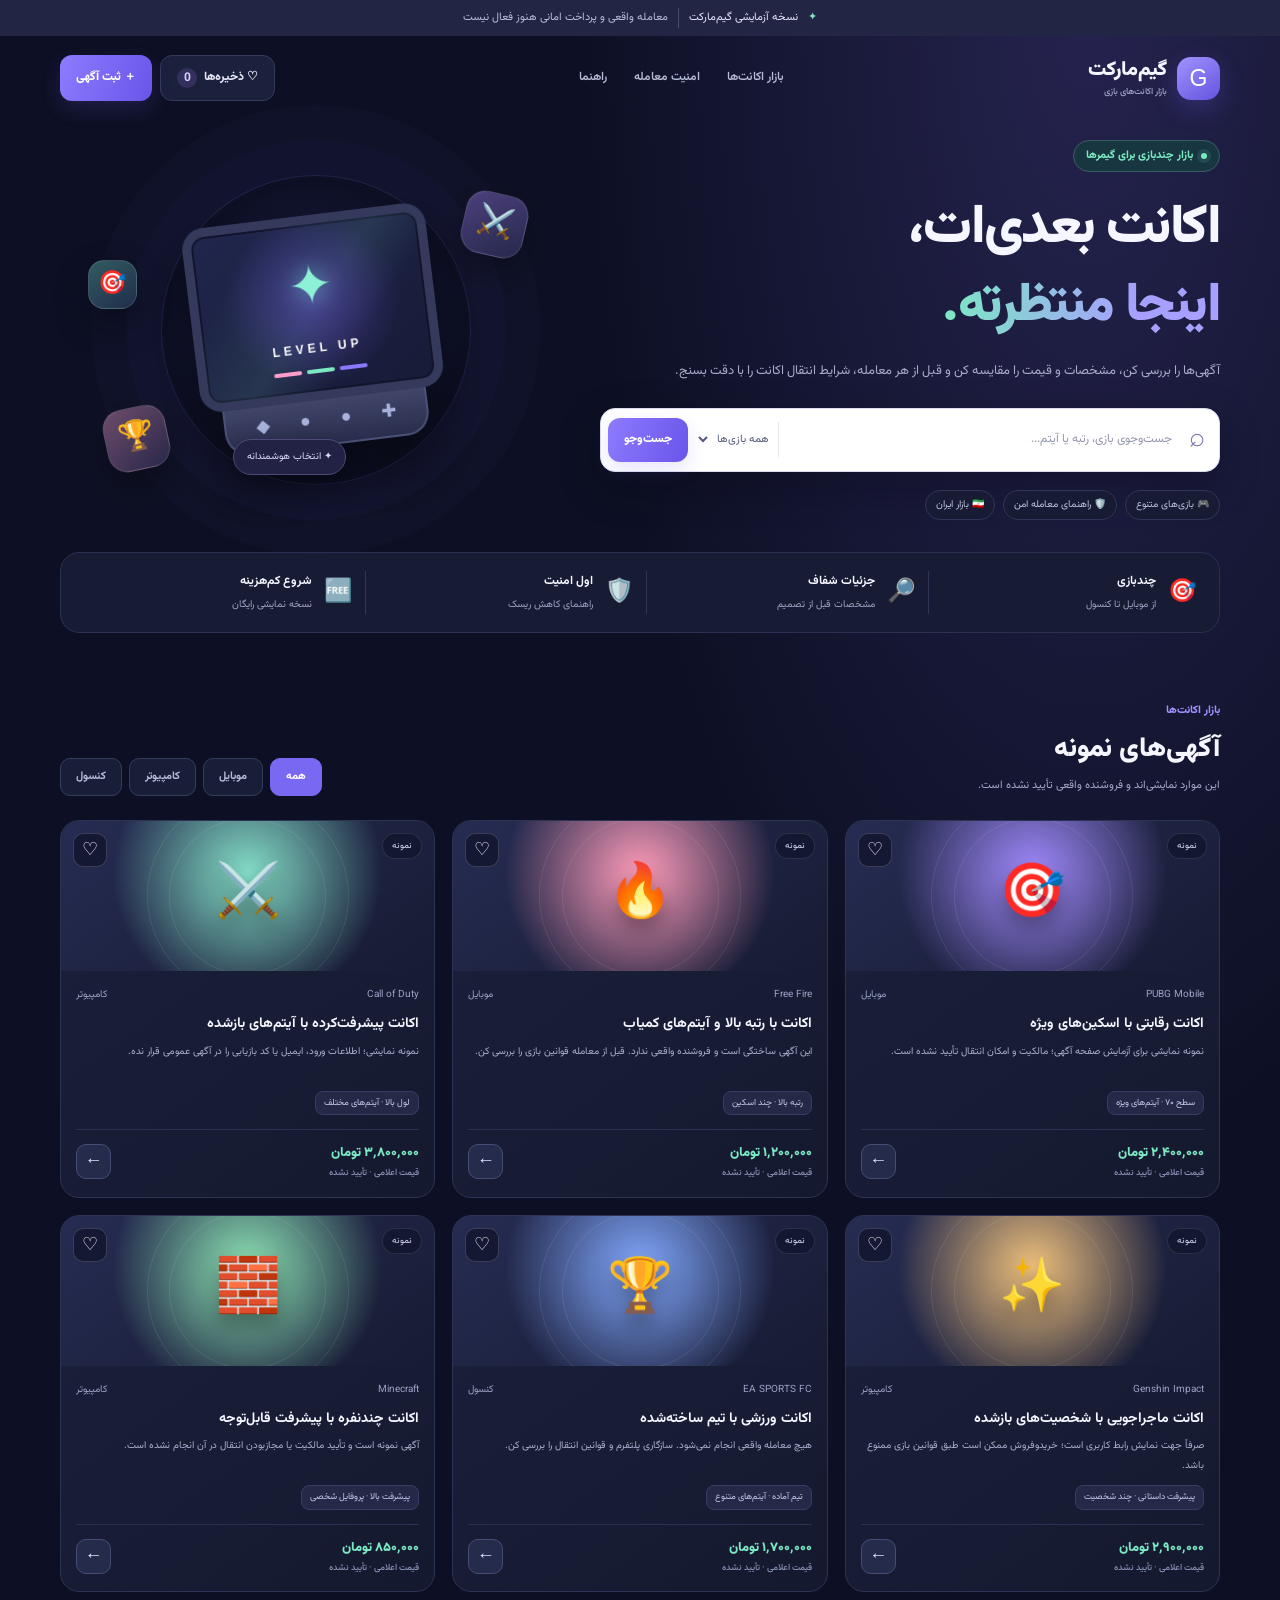
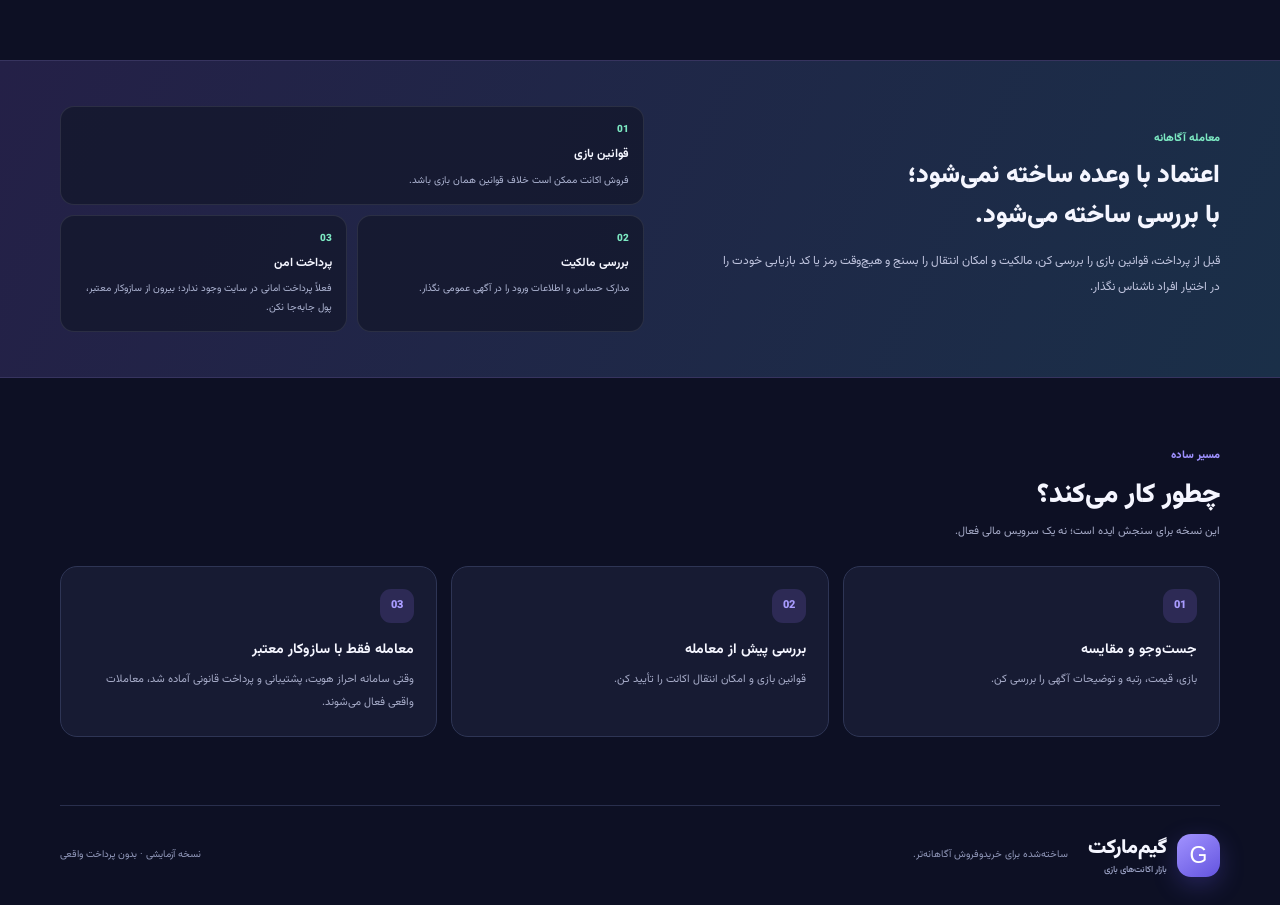
<file: index.html>
<!doctype html>
<html lang="fa" dir="rtl">
<head>
<meta charset="utf-8"><meta name="viewport" content="width=device-width,initial-scale=1"><meta name="theme-color" content="#11132b">
<meta name="description" content="گیم‌مارکت؛ بازار آزمایشی خریدوفروش اکانت بازی با تمرکز بر شفافیت و امنیت معامله.">
<title>گیم‌مارکت | بازار اکانت بازی</title>
<link rel="preconnect" href="https://fonts.googleapis.com"><link rel="preconnect" href="https://fonts.gstatic.com" crossorigin><link href="https://fonts.googleapis.com/css2?family=Vazirmatn:wght@400;500;600;700;800;900&display=swap" rel="stylesheet">
<link rel="stylesheet" href="styles.css">
</head>
<body>
<div class="topline"><span>✦</span> نسخه آزمایشی گیم‌مارکت <span class="top-note">معامله واقعی و پرداخت امانی هنوز فعال نیست</span></div>
<header class="header wrap"><a class="brand" href="#"><span class="brand-icon">G</span><span>گیم‌مارکت<small>بازار اکانت‌های بازی</small></span></a><nav><a href="#market">بازار اکانت‌ها</a><a href="#safety">امنیت معامله</a><a href="#steps">راهنما</a></nav><div class="header-buttons"><button id="savedToggle" class="btn btn-ghost">♡ ذخیره‌ها <b id="savedCount">0</b></button><button id="openListing" class="btn btn-primary">＋ ثبت آگهی</button></div></header>
<main>
<section class="hero wrap"><div class="hero-copy"><span class="eyebrow"><i></i> بازار چندبازی برای گیمرها</span><h1>اکانت بعدی‌ات،<br><span>اینجا منتظرته.</span></h1><p>آگهی‌ها را بررسی کن، مشخصات و قیمت را مقایسه کن و قبل از هر معامله، شرایط انتقال اکانت را با دقت بسنج.</p>
<form id="searchForm" class="search"><span>⌕</span><input id="searchInput" placeholder="جست‌وجوی بازی، رتبه یا آیتم..." aria-label="جست‌وجو"><select id="categoryFilter" aria-label="فیلتر بازی"><option value="all">همه بازی‌ها</option><option value="mobile">موبایل</option><option value="pc">کامپیوتر</option><option value="console">کنسول</option></select><button class="btn btn-primary">جست‌وجو</button></form>
<div class="hero-tags"><span>🎮 بازی‌های متنوع</span><span>🛡️ راهنمای معامله امن</span><span>🇮🇷 بازار ایران</span></div></div>
<div class="hero-visual"><div class="halo"></div><div class="game-orb orb-a">⚔️</div><div class="game-orb orb-b">🏆</div><div class="game-orb orb-c">🎯</div><div class="console"><div class="console-screen"><div class="screen-glow"></div><div class="crosshair">✦</div><span class="screen-label">LEVEL UP</span><div class="screen-bars"><i></i><i></i><i></i></div></div><div class="console-pad"><span>✚</span><span>●</span><span>●</span><span>◆</span></div></div><div class="float-pill">✦ انتخاب هوشمندانه</div></div></section>
<section class="stats wrap"><div><b>🎯</b><span><strong>چندبازی</strong><small>از موبایل تا کنسول</small></span></div><div><b>🔎</b><span><strong>جزئیات شفاف</strong><small>مشخصات قبل از تصمیم</small></span></div><div><b>🛡️</b><span><strong>اول امنیت</strong><small>راهنمای کاهش ریسک</small></span></div><div><b>🆓</b><span><strong>شروع کم‌هزینه</strong><small>نسخه نمایشی رایگان</small></span></div></section>
<section class="section wrap" id="market"><div class="section-head"><div><span class="kicker">بازار اکانت‌ها</span><h2 id="listingTitle">آگهی‌های نمونه</h2><p>این موارد نمایشی‌اند و فروشنده واقعی تأیید نشده است.</p></div><div class="filters"><button class="filter active" data-filter="all">همه</button><button class="filter" data-filter="mobile">موبایل</button><button class="filter" data-filter="pc">کامپیوتر</button><button class="filter" data-filter="console">کنسول</button></div></div><div id="listingGrid" class="listing-grid" aria-live="polite"></div><div id="emptyState" class="empty" hidden><h3>آگهی‌ای پیدا نشد</h3><p>فیلتر یا عبارت جست‌وجو را تغییر بده.</p><button id="resetSearch" class="btn btn-outline">نمایش همه آگهی‌ها</button></div></section>
<section class="safety" id="safety"><div class="wrap safety-inner"><div><span class="kicker light">معامله آگاهانه</span><h2>اعتماد با وعده ساخته نمی‌شود؛<br>با بررسی ساخته می‌شود.</h2><p>قبل از پرداخت، قوانین بازی را بررسی کن، مالکیت و امکان انتقال را بسنج و هیچ‌وقت رمز یا کد بازیابی خودت را در اختیار افراد ناشناس نگذار.</p></div><div class="safety-cards"><article><span>01</span><b>قوانین بازی</b><small>فروش اکانت ممکن است خلاف قوانین همان بازی باشد.</small></article><article><span>02</span><b>بررسی مالکیت</b><small>مدارک حساس و اطلاعات ورود را در آگهی عمومی نگذار.</small></article><article><span>03</span><b>پرداخت امن</b><small>فعلاً پرداخت امانی در سایت وجود ندارد؛ بیرون از سازوکار معتبر، پول جابه‌جا نکن.</small></article></div></div></section>
<section class="section wrap" id="steps"><div class="section-head"><div><span class="kicker">مسیر ساده</span><h2>چطور کار می‌کند؟</h2><p>این نسخه برای سنجش ایده است؛ نه یک سرویس مالی فعال.</p></div></div><div class="steps"><article><span>01</span><h3>جست‌وجو و مقایسه</h3><p>بازی، قیمت، رتبه و توضیحات آگهی را بررسی کن.</p></article><article><span>02</span><h3>بررسی پیش از معامله</h3><p>قوانین بازی و امکان انتقال اکانت را تأیید کن.</p></article><article><span>03</span><h3>معامله فقط با سازوکار معتبر</h3><p>وقتی سامانه احراز هویت، پشتیبانی و پرداخت قانونی آماده شد، معاملات واقعی فعال می‌شوند.</p></article></div></section>
</main><footer class="footer wrap"><a class="brand" href="#"><span class="brand-icon">G</span><span>گیم‌مارکت<small>بازار اکانت‌های بازی</small></span></a><p>ساخته‌شده برای خریدوفروش آگاهانه‌تر.</p><span>نسخه آزمایشی · بدون پرداخت واقعی</span></footer>
<dialog id="listingDialog" class="modal"><form id="listingForm" class="modal-form"><button type="button" class="close" data-close>×</button><span class="kicker">برای بازار آگهی بساز</span><h2>ثبت آگهی آزمایشی</h2><p class="note">آگهی فقط در همین مرورگر نمایش داده می‌شود؛ آنلاین منتشر نمی‌شود.</p><label>عنوان آگهی<input name="title" required maxlength="80" placeholder="مثلاً اکانت با رتبه بالا"></label><div class="form-row"><label>بازی<input name="game" required maxlength="45" placeholder="نام بازی"></label><label>پلتفرم<select name="category"><option value="mobile">موبایل</option><option value="pc">کامپیوتر</option><option value="console">کنسول</option></select></label></div><div class="form-row"><label>قیمت به تومان<input name="price" required maxlength="35" placeholder="مثلاً ۱٬۵۰۰٬۰۰۰"></label><label>رتبه یا سطح<input name="rank" maxlength="45" placeholder="مثلاً سطح ۸۰"></label></div><label>توضیحات<textarea name="description" rows="3" maxlength="240" placeholder="مشخصات و شرایط انتقال؛ اطلاعات ورود را ننویس"></textarea></label><button class="btn btn-primary submit" type="submit">ساخت پیش‌نمایش</button></form></dialog>
<dialog id="detailDialog" class="modal"><div class="modal-form"><button type="button" class="close" data-close>×</button><div id="detailContent"></div></div></dialog><div class="toast" id="toast" role="status" aria-live="polite"></div><script src="app.js"></script></body></html>
</file>
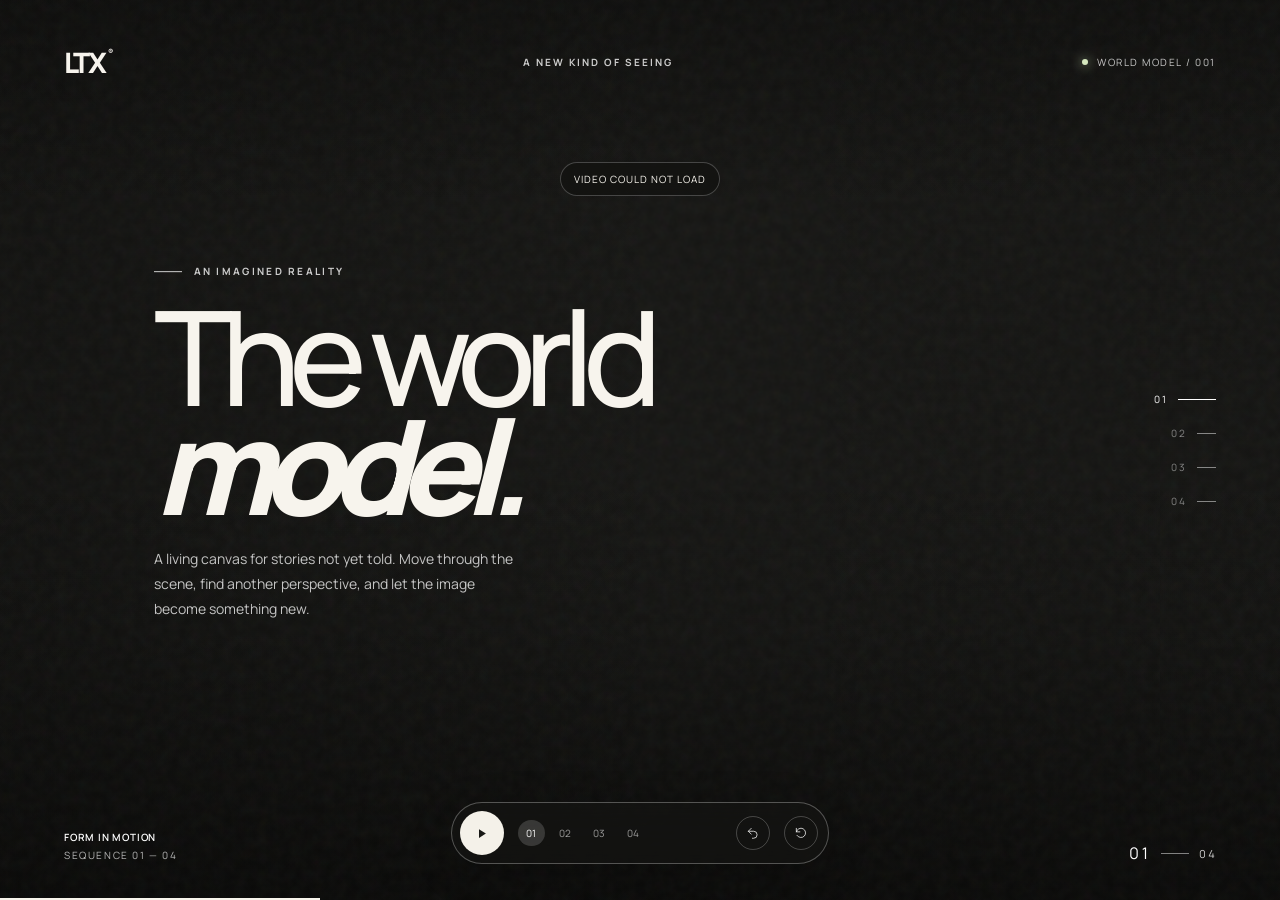
<file: driftbar-meadow/index.html>
<!doctype html>
<html lang="en">
<head>
<meta charset="utf-8">
<meta name="viewport" content="width=device-width, initial-scale=1, viewport-fit=cover">
<meta name="theme-color" content="#11110f">
<meta name="description" content="LTX — The world model. A cinematic, interactive fashion film.">
<title>LTX — The world model</title>
<link rel="preconnect" href="https://fonts.googleapis.com">
<link rel="preconnect" href="https://fonts.gstatic.com" crossorigin>
<link href="https://fonts.googleapis.com/css2?family=Manrope:wght@400;500;600;700;800&display=swap" rel="stylesheet">
<style>
:root{color-scheme:dark;--bg:#11110f;--ink:#f7f4ed;--muted:rgba(247,244,237,.66);--line:rgba(255,255,255,.2);--glass:rgba(24,24,22,.38);--ease:cubic-bezier(.22,.7,.2,1);--beat-x:50%;--beat-w:0%;--font:"Manrope",system-ui,-apple-system,BlinkMacSystemFont,"Segoe UI",sans-serif}
*{box-sizing:border-box}
html,body{margin:0;width:100%;height:100%;overflow:hidden;background:var(--bg);color:var(--ink);font-family:var(--font);-webkit-font-smoothing:antialiased}
button{font:inherit;color:inherit}
button:focus-visible{outline:2px solid #f7f4ed;outline-offset:4px}
.scene{position:relative;isolation:isolate;width:100%;height:100svh;min-height:480px;overflow:hidden;background:#25231f}
.media{position:absolute;inset:0;z-index:-3;background:radial-gradient(ellipse at 55% 40%,#7d6a59 0,#36312b 42%,#151514 100%)}
.media video{position:absolute;inset:0;width:100%;height:100%;object-fit:cover;object-position:center 42%;opacity:0;transition:opacity 900ms var(--ease);background:#171715}
.media video.active{opacity:1}
.shade{position:absolute;inset:0;z-index:-2;pointer-events:none;background:linear-gradient(180deg,rgba(10,10,9,.47) 0%,transparent 23%,transparent 52%,rgba(8,8,7,.16) 70%,rgba(8,8,7,.76) 100%),linear-gradient(90deg,rgba(8,8,7,.24),transparent 55%,rgba(8,8,7,.1))}
.grain{position:absolute;inset:-50%;z-index:2;pointer-events:none;opacity:.08;background-image:url("data:image/svg+xml,%3Csvg viewBox='0 0 180 180' xmlns='http://www.w3.org/2000/svg'%3E%3Cfilter id='n'%3E%3CfeTurbulence type='fractalNoise' baseFrequency='.9' numOctaves='3' stitchTiles='stitch'/%3E%3C/filter%3E%3Crect width='100%25' height='100%25' filter='url(%23n)' opacity='.5'/%3E%3C/svg%3E");transform:translateZ(0)}
.topbar{position:absolute;z-index:5;top:0;left:0;right:0;display:flex;align-items:center;justify-content:space-between;padding:clamp(22px,4vw,48px) clamp(22px,5vw,68px)}
.brand{font-size:clamp(21px,2.2vw,29px);font-weight:800;letter-spacing:-.095em;line-height:1}
.brand sup{font-size:8px;letter-spacing:0;vertical-align:top;margin-left:4px}
.topnote{font-size:10px;font-weight:700;letter-spacing:.2em;text-transform:uppercase;color:rgba(255,255,255,.78)}
.edition{display:flex;align-items:center;gap:9px;font-size:10px;letter-spacing:.15em;text-transform:uppercase;color:rgba(255,255,255,.76)}
.pulse{width:6px;height:6px;border-radius:50%;background:#d6e8be;box-shadow:0 0 12px #d6e8be}
.hero{position:absolute;z-index:3;left:clamp(22px,8vw,124px);top:50%;transform:translateY(-52%);max-width:min(730px,83vw);pointer-events:none}
.eyebrow{display:flex;align-items:center;gap:12px;font-size:10px;font-weight:700;letter-spacing:.23em;text-transform:uppercase;color:rgba(255,255,255,.78);margin-bottom:23px}
.eyebrow:before{content:"";display:block;width:28px;height:1px;background:currentColor}
h1{font-size:clamp(52px,10.3vw,148px);font-weight:500;line-height:.83;letter-spacing:-.09em;margin:0 0 26px;max-width:8ch;text-wrap:balance}
h1 span{display:block;font-weight:800;font-style:italic;letter-spacing:-.105em}
.description{max-width:335px;font-size:clamp(12px,1.1vw,14px);line-height:1.8;color:rgba(255,255,255,.75);margin:0}
.side-index{position:absolute;z-index:4;right:clamp(22px,5vw,68px);top:50%;transform:translateY(-50%);display:flex;flex-direction:column;align-items:flex-end;gap:12px}
.side-index button{display:flex;align-items:center;gap:11px;border:0;background:none;padding:4px 0;cursor:pointer;color:rgba(255,255,255,.48);font-size:10px;letter-spacing:.13em;transition:color .25s}
.side-index button:after{content:"";width:19px;height:1px;background:currentColor;transition:width .3s var(--ease)}
.side-index button[aria-current="step"]{color:#fff}
.side-index button[aria-current="step"]:after{width:38px;background:#fff}
.bottom{position:absolute;z-index:5;left:clamp(22px,5vw,68px);right:clamp(22px,5vw,68px);bottom:clamp(20px,4vh,42px);display:grid;grid-template-columns:1fr auto 1fr;align-items:end;gap:18px}
.caption{font-size:10px;letter-spacing:.16em;text-transform:uppercase;color:rgba(255,255,255,.7);line-height:1.8}
.caption strong{display:block;font-weight:600;letter-spacing:.08em;color:#fff}
.controller{justify-self:center;display:flex;align-items:center;gap:14px;padding:8px 10px 8px 8px;border:1px solid rgba(255,255,255,.28);border-radius:999px;background:var(--glass);backdrop-filter:blur(22px) saturate(125%);-webkit-backdrop-filter:blur(22px) saturate(125%);box-shadow:0 10px 44px rgba(0,0,0,.16)}
.play{width:44px;height:44px;display:grid;place-items:center;border:0;border-radius:50%;background:#f4f1e9;color:#181815;cursor:pointer;transition:transform .25s var(--ease),background .25s}
.play:hover{transform:scale(1.06);background:#fff}
.play svg{width:15px;height:15px;fill:currentColor}
.track{display:flex;align-items:center;gap:7px;min-width:clamp(104px,16vw,205px)}
.track button{height:26px;min-width:27px;padding:0 7px;border:0;border-radius:20px;background:transparent;color:rgba(255,255,255,.58);font-size:10px;cursor:pointer;transition:background .2s,color .2s}
.track button[aria-pressed="true"]{background:rgba(255,255,255,.16);color:#fff}
.track button:hover{color:#fff}
.reset{display:grid;place-items:center;width:34px;height:34px;border:1px solid rgba(255,255,255,.22);border-radius:50%;background:transparent;cursor:pointer;color:rgba(255,255,255,.85);transition:transform .3s var(--ease),background .2s}
.reset:hover{transform:rotate(-45deg);background:rgba(255,255,255,.1)}
.reset svg{width:14px;height:14px;fill:none;stroke:currentColor;stroke-width:1.5;stroke-linecap:round;stroke-linejoin:round}
.counter{justify-self:end;display:flex;align-items:center;gap:10px;font-variant-numeric:tabular-nums;font-size:11px;letter-spacing:.12em;color:rgba(255,255,255,.8)}
.counter .current{font-size:16px;color:#fff}
.counter .dash{height:1px;width:28px;background:rgba(255,255,255,.48)}
.beat{position:absolute;z-index:6;left:var(--beat-x);bottom:0;width:var(--beat-w);height:2px;background:#f8f5ec;transform:translateX(-50%);transition:width .45s var(--ease),left .45s var(--ease)}
.status{position:absolute;z-index:7;left:50%;top:18%;transform:translate(-50%,-8px);opacity:0;pointer-events:none;padding:9px 13px;border:1px solid rgba(255,255,255,.22);border-radius:30px;background:rgba(15,15,14,.48);backdrop-filter:blur(12px);font-size:10px;letter-spacing:.1em;text-transform:uppercase;transition:opacity .25s,transform .25s}
.status.show{opacity:1;transform:translate(-50%,0)}
.loading{position:absolute;z-index:4;inset:0;display:grid;place-items:center;pointer-events:none;opacity:0;transition:opacity .3s}
.loading.show{opacity:1}
.loading span{width:30px;height:30px;border:1px solid rgba(255,255,255,.22);border-top-color:#fff;border-radius:50%;animation:spin .8s linear infinite}
@keyframes spin{to{transform:rotate(360deg)}}
@media(min-width:1100px){.hero{left:12vw}.description{max-width:360px}}
@media(max-width:640px){.scene{min-height:520px}.topbar{padding:23px 22px}.topnote{display:none}.edition{font-size:9px}.hero{top:44%;left:24px;max-width:calc(100% - 48px);transform:translateY(-45%)}.eyebrow{margin-bottom:18px;font-size:9px}h1{font-size:clamp(55px,16vw,94px);margin-bottom:20px}.description{font-size:12px;max-width:285px}.side-index{right:23px;top:auto;bottom:150px;transform:none;gap:8px}.side-index button{font-size:9px}.side-index button:after{width:12px}.side-index button[aria-current="step"]:after{width:25px}.bottom{left:20px;right:20px;bottom:22px;grid-template-columns:1fr auto;gap:13px;align-items:center}.caption{font-size:9px;grid-column:1;grid-row:1}.controller{grid-column:1 / -1;grid-row:2;justify-self:stretch;justify-content:center;gap:12px;padding:7px}.play{width:42px;height:42px}.track{min-width:0;flex:1;justify-content:center;gap:4px}.track button{min-width:25px;padding:0 6px}.reset{flex-shrink:0}.counter{grid-column:2;grid-row:1}.beat{height:2px}}
@media(max-height:600px) and (min-width:641px){.hero{top:46%}h1{font-size:clamp(50px,8vw,104px)}.eyebrow{margin-bottom:13px}.description{font-size:12px}.bottom{bottom:16px}.topbar{padding-top:20px}}
@media(prefers-reduced-motion:reduce){*,*::before,*::after{animation-duration:.01ms!important;animation-iteration-count:1!important;scroll-behavior:auto!important;transition-duration:.01ms!important}}
</style>
</head>
<body>
<main class="scene" id="scene" aria-label="LTX interactive fashion film">
  <div class="media" id="media" aria-hidden="true">
    <video class="active" data-clip="0" playsinline muted preload="auto" poster=""></video>
    <video data-clip="1" playsinline muted preload="auto"></video>
    <video data-clip="2" playsinline muted preload="auto"></video>
    <video data-clip="3" playsinline muted preload="auto"></video>
  </div>
  <div class="shade"></div><div class="grain"></div>
  <header class="topbar">
    <div class="brand" aria-label="LTX">LTX<sup>®</sup></div>
    <div class="topnote">A new kind of seeing</div>
    <div class="edition"><span class="pulse"></span> World model / 001</div>
  </header>
  <section class="hero" aria-labelledby="headline">
    <div class="eyebrow" id="eyebrow">An imagined reality</div>
    <h1 id="headline">The world <span>model.</span></h1>
    <p class="description" id="description">A living canvas for stories not yet told. Move through the scene, find another perspective, and let the image become something new.</p>
  </section>
  <nav class="side-index" aria-label="Film scenes">
    <button type="button" data-scene="0" aria-current="step"><span>01</span></button>
    <button type="button" data-scene="1"><span>02</span></button>
    <button type="button" data-scene="2"><span>03</span></button>
    <button type="button" data-scene="3"><span>04</span></button>
  </nav>
  <div class="status" id="status" role="status" aria-live="polite">Loading scene</div>
  <div class="loading" id="loading" aria-hidden="true"><span></span></div>
  <footer class="bottom">
    <div class="caption"><strong id="scene-name">Form in motion</strong><span id="scene-sub">Sequence 01 — 04</span></div>
    <div class="controller" aria-label="Film controls">
      <button class="play" id="play" type="button" aria-label="Play film" title="Play or pause">
        <svg id="play-icon" viewBox="0 0 24 24" aria-hidden="true"><path d="M8 5v14l11-7z"/></svg>
      </button>
      <div class="track" aria-label="Choose scene">
        <button type="button" data-scene="0" aria-pressed="true">01</button>
        <button type="button" data-scene="1" aria-pressed="false">02</button>
        <button type="button" data-scene="2" aria-pressed="false">03</button>
        <button type="button" data-scene="3" aria-pressed="false">04</button>
      </div>
      <button class="reset" id="reverse" type="button" aria-label="Play current scene in reverse" title="Toggle reverse playback" aria-pressed="false">
        <svg viewBox="0 0 24 24" aria-hidden="true"><path d="M9 14 4 9l5-5M4 9h9a6 6 0 0 1 0 12h-2"/></svg>
      </button>
      <button class="reset" id="reset" type="button" aria-label="Restart current scene" title="Restart scene">
        <svg viewBox="0 0 24 24" aria-hidden="true"><path d="M4 10a8 8 0 1 1 1 6M4 4v6h6"/></svg>
      </button>
    </div>
    <div class="counter" aria-label="Current scene"><span class="current" id="counter-current">01</span><span class="dash"></span><span>04</span></div>
  </footer>
  <div class="beat" id="beat" aria-hidden="true"></div>
</main>
<script>
(() => {
  'use strict';
  const base = 'https://pub-86dc5b5484314368ac5436a674b0d919.r2.dev/designs/';
  const clips = [
    {forward:'video-1.mp4',reverse:'video-1-reverse.mp4',name:'Form in motion',sub:'Sequence 01 — 04',eyebrow:'An imagined reality',description:'A living canvas for stories not yet told. Move through the scene, find another perspective, and let the image become something new.'},
    {forward:'video-2.mp4',reverse:'video-2-reverse.mp4',name:'A different angle',sub:'Sequence 02 — 04',eyebrow:'Beyond the familiar',description:'Shape, texture, and movement meet in a world that feels almost within reach.'},
    {forward:'video-3.mp4',reverse:'video-3-reverse.mp4',name:'The in-between',sub:'Sequence 03 — 04',eyebrow:'Made of possibility',description:'A fleeting gesture becomes a place to explore. The next frame is yours to discover.'},
    {forward:'video-4.mp4',reverse:'video-4-reverse.mp4',name:'Worlds unfolding',sub:'Sequence 04 — 04',eyebrow:'Stay in the moment',description:'Every ending opens another door. Return to the beginning, or take the long way around.'}
  ];
  const videos = [...document.querySelectorAll('video[data-clip]')];
  const sceneButtons = [...document.querySelectorAll('[data-scene]')];
  const playButton = document.getElementById('play');
  const playIcon = document.getElementById('play-icon');
  const resetButton = document.getElementById('reset');
  const reverseButton = document.getElementById('reverse');
  const status = document.getElementById('status');
  const loading = document.getElementById('loading');
  const sceneName = document.getElementById('scene-name');
  const sceneSub = document.getElementById('scene-sub');
  const eyebrow = document.getElementById('eyebrow');
  const description = document.getElementById('description');
  const counter = document.getElementById('counter-current');
  const beat = document.getElementById('beat');
  const reducedMotion = window.matchMedia('(prefers-reduced-motion: reduce)').matches;
  let current = 0, playing = false, direction = 1, transitioning = false, statusTimer = 0, generation = 0;
  const loaded = new Set();

  function showStatus(message) {
    status.textContent = message;
    status.classList.add('show');
    window.clearTimeout(statusTimer);
    statusTimer = window.setTimeout(() => status.classList.remove('show'), 1800);
  }
  function setPlaying(value) {
    playing = value;
    playButton.setAttribute('aria-label', value ? 'Pause film' : 'Play film');
    playIcon.innerHTML = value ? '<path d="M7 5h4v14H7zM14 5h4v14h-4z"/>' : '<path d="M8 5v14l11-7z"/>';
    if (!value) videos.forEach(v => { if (!v.paused) v.pause(); });
  }
  function configureVideo(video, index, reverse) {
    const clip = clips[index];
    const file = reverse ? clip.reverse : clip.forward;
    const url = base + file;
    if (video.dataset.src !== url) {
      video.pause();
      video.src = url;
      video.dataset.src = url;
      video.load();
    }
    video.muted = true;
    video.playsInline = true;
    return video;
  }
  function activeVideo() { return videos.find(v => v.classList.contains('active')) || videos[0]; }
  function setMetadata(index) {
    const item = clips[index];
    sceneName.textContent = item.name;
    sceneSub.textContent = item.sub;
    eyebrow.textContent = item.eyebrow;
    description.textContent = item.description;
    counter.textContent = String(index + 1).padStart(2,'0');
    sceneButtons.forEach(button => {
      const selected = Number(button.dataset.scene) === index;
      if (button.closest('.side-index')) {
        if (selected) button.setAttribute('aria-current','step'); else button.removeAttribute('aria-current');
      } else button.setAttribute('aria-pressed', String(selected));
    });
    beat.style.setProperty('--beat-x', ((index + .5) / clips.length * 100) + '%');
    beat.style.setProperty('--beat-w', ((index + 1) / clips.length * 100) + '%');
  }
  async function safePlay(video, token) {
    try {
      const promise = video.play();
      if (promise && typeof promise.then === 'function') await promise;
      if (token !== generation) { video.pause(); return false; }
      return true;
    } catch (error) {
      if (token === generation) {
        setPlaying(false);
        showStatus('Tap play to start the film');
      }
      return false;
    }
  }
  async function goTo(index, options = {}) {
    const next = (index + clips.length) % clips.length;
    const token = ++generation;
    transitioning = true;
    current = next;
    direction = options.reverse ? -1 : 1;
    setMetadata(current);
    loading.classList.add('show');
    const oldVideo = activeVideo();
    const nextVideo = videos.find(v => v !== oldVideo) || videos[0];
    nextVideo.classList.remove('active');
    configureVideo(nextVideo, current, direction < 0);
    nextVideo.currentTime = 0;
    nextVideo.oncanplay = null;
    const ready = await new Promise(resolve => {
      let finished = false;
      const done = result => { if (finished) return; finished = true; clearTimeout(timeout); nextVideo.removeEventListener('canplay', onReady); nextVideo.removeEventListener('error', onError); resolve(result); };
      const onReady = () => done(true);
      const onError = () => done(false);
      const timeout = setTimeout(() => done(false), 9000);
      nextVideo.addEventListener('canplay', onReady, {once:true});
      nextVideo.addEventListener('error', onError, {once:true});
      if (nextVideo.readyState >= 3) done(true);
      nextVideo.load();
    });
    if (token !== generation) return;
    loading.classList.remove('show');
    transitioning = false;
    if (!ready) {
      showStatus('Scene unavailable — check your connection');
      oldVideo.classList.add('active');
      return;
    }
    videos.forEach(v => { if (v !== nextVideo) { v.classList.remove('active'); v.pause(); } });
    nextVideo.classList.add('active');
    if (playing) {
      const ok = await safePlay(nextVideo, token);
      if (ok) showStatus(direction < 0 ? 'Rewinding scene' : 'Scene ready');
    } else {
      nextVideo.pause();
      showStatus('Scene ' + String(current + 1).padStart(2,'0'));
    }
  }
  playButton.addEventListener('click', async () => {
    if (transitioning) return;
    if (playing) { setPlaying(false); showStatus('Paused'); return; }
    setPlaying(true);
    const token = generation;
    const video = activeVideo();
    if (!video.dataset.src) configureVideo(video, current, direction < 0);
    if (video.ended) video.currentTime = 0;
    const ok = await safePlay(video, token);
    if (ok) showStatus('Playing');
  });
  reverseButton.addEventListener('click', async () => {
    const wasPlaying = playing;
    direction = direction === 1 ? -1 : 1;
    reverseButton.setAttribute('aria-pressed', String(direction < 0));
    reverseButton.setAttribute('aria-label', direction < 0 ? 'Play current scene forward' : 'Play current scene in reverse');
    setPlaying(wasPlaying || true);
    await goTo(current, {reverse:direction < 0});
  });
  resetButton.addEventListener('click', async () => {
    direction = 1;
    reverseButton.setAttribute('aria-pressed', 'false');
    setPlaying(true);
    await goTo(current, {reverse:false});
    const video = activeVideo();
    video.currentTime = 0;
    await safePlay(video, generation);
  });
  sceneButtons.forEach(button => button.addEventListener('click', () => {
    const next = Number(button.dataset.scene);
    if (next === current && !transitioning) {
      const video = activeVideo();
      if (video.ended) { video.currentTime = 0; setPlaying(true); safePlay(video, generation); }
      return;
    }
    setPlaying(true);
    goTo(next, {reverse:false});
  }));
  videos.forEach(video => {
    video.addEventListener('ended', () => {
      if (video !== activeVideo() || !playing) return;
      const next = current + 1;
      if (next < clips.length) goTo(next, {reverse:false});
      else { setPlaying(false); video.currentTime = 0; showStatus('End of film'); }
    });
    video.addEventListener('waiting', () => { if (video === activeVideo() && playing) loading.classList.add('show'); });
    video.addEventListener('playing', () => { if (video === activeVideo()) loading.classList.remove('show'); });
    video.addEventListener('error', () => { if (video === activeVideo()) { loading.classList.remove('show'); showStatus('Video could not load'); } });
  });
  document.addEventListener('visibilitychange', () => {
    if (document.hidden && playing) setPlaying(false);
  });
  // Start on a still frame; playback begins only after a user gesture.
  configureVideo(videos[0], 0, false);
  setMetadata(0);
  videos[0].addEventListener('loadeddata', () => loaded.add(0), {once:true});
  setPlaying(false);
})();
</script>
</body>
</html>
</file>
<file: styles.css>
:root{--bg:#0d1024;--panel:#171b35;--text:#f5f6ff;--muted:#a7acc9;--line:#303657;--purple:#8b78ff;--mint:#7ce8c2;--pink:#ff9ecb}*{box-sizing:border-box}html{scroll-behavior:smooth;scroll-padding-top:85px}body{margin:0;background:radial-gradient(ellipse at 85% 0,#25234f 0,transparent 33%),var(--bg);color:var(--text);font-family:"Vazirmatn",Tahoma,sans-serif;line-height:1.8;font-size:14px}button,input,select,textarea{font:inherit}button,a{-webkit-tap-highlight-color:transparent}a{color:inherit;text-decoration:none}button{cursor:pointer}.wrap{width:min(1160px,calc(100% - 40px));margin-inline:auto}.topline{display:flex;align-items:center;justify-content:center;gap:10px;min-height:36px;background:#222644;color:#e9e7ff;font-size:11px;text-align:center;padding:5px 12px}.topline>span:first-child{color:var(--mint)}.top-note{color:#b9bfdc;border-right:1px solid #4a4e70;padding-right:10px}.header{height:84px;display:flex;align-items:center;justify-content:space-between;gap:20px}.brand{display:flex;align-items:center;gap:10px;font-size:20px;font-weight:900;line-height:1.2;white-space:nowrap}.brand-icon{width:43px;height:43px;border-radius:14px;display:grid;place-items:center;background:linear-gradient(145deg,#a293ff,#6354df);box-shadow:0 8px 24px #7160ff40;font:23px Arial;color:white}.brand small{display:block;color:#9da4c7;font-size:9px;font-weight:500;margin-top:5px}.header nav{display:flex;gap:27px;color:#b5bad4;font-size:12px;font-weight:600}.header nav a:hover{color:var(--mint)}.header-buttons{display:flex;gap:8px}.btn{display:inline-flex;align-items:center;justify-content:center;gap:7px;border:0;border-radius:12px;padding:11px 16px;font-size:12px;font-weight:800;transition:transform .2s,filter .2s}.btn:hover{transform:translateY(-2px);filter:brightness(1.08)}.btn-primary{background:linear-gradient(110deg,#8d7bff,#6955e9);color:white;box-shadow:0 8px 20px #7564ff2a}.btn-ghost{background:#1b203d;color:#e4e5f5;border:1px solid #333959}.btn-ghost b{display:inline-grid;place-items:center;min-width:20px;height:20px;border-radius:20px;background:#34305d;color:#d7d0ff}.btn-outline{border:1px solid #454c70;background:#202541;color:#f0f1ff}.hero{min-height:430px;display:grid;grid-template-columns:1.1fr .9fr;align-items:center;gap:24px;padding-top:20px;padding-bottom:32px}.hero-copy{position:relative;z-index:2}.eyebrow,.kicker{display:inline-flex;align-items:center;gap:8px;color:var(--mint);font-size:11px;font-weight:800}.eyebrow{border:1px solid #3a5d63;background:#17363f;border-radius:30px;padding:5px 12px}.eyebrow i{width:6px;height:6px;border-radius:50%;background:var(--mint);box-shadow:0 0 0 4px #7ce8c21c}.hero h1{font-size:clamp(34px,4.5vw,54px);line-height:1.45;letter-spacing:-1.6px;margin:18px 0 12px;font-weight:900}.hero h1 span{background:linear-gradient(90deg,var(--mint),#a6a0ff 70%);-webkit-background-clip:text;background-clip:text;color:transparent}.hero-copy>p{max-width:560px;color:var(--muted);font-size:13px;line-height:2.1;margin:0 0 22px}.search{display:flex;align-items:center;gap:8px;background:#fff;border:1px solid #dadcf5;border-radius:15px;padding:7px;max-width:620px;min-height:62px;box-shadow:0 15px 40px #05071350}.search>span{font-size:27px;color:#7974b0;padding:0 7px}.search input{flex:1;min-width:60px;border:0;outline:0;color:#1c2040;font-size:12px;background:transparent}.search input::placeholder{color:#9396ac}.search select{max-width:125px;padding:8px 5px;border:0;border-right:1px solid #e7e7f0;color:#555a78;background:white;font-size:11px;outline:0}.search .btn{white-space:nowrap}.hero-tags{display:flex;flex-wrap:wrap;gap:8px;margin-top:18px}.hero-tags span{border:1px solid #303657;border-radius:30px;padding:5px 10px;color:#c0c5df;font-size:10px;background:#171b33}.hero-visual{height:350px;position:relative;display:grid;place-items:center;isolation:isolate}.halo{position:absolute;width:310px;height:310px;border-radius:50%;background:radial-gradient(circle,#765fff35,transparent 70%);border:1px solid #8c7cff2a;box-shadow:0 0 0 35px #6f61ff08,0 0 0 70px #6f61ff05}.console{width:245px;position:relative;z-index:1;transform:rotate(-7deg);filter:drop-shadow(0 28px 26px #0008)}.console-screen{height:185px;border:9px solid #353a5d;border-radius:22px;background:linear-gradient(145deg,#20264c,#171b37);position:relative;overflow:hidden;display:flex;flex-direction:column;align-items:center;justify-content:center;box-shadow:inset 0 0 0 2px #11142b}.screen-glow{position:absolute;inset:0;background:radial-gradient(circle at 50% 45%,#805cff60,transparent 60%),linear-gradient(130deg,transparent 20%,#8cebd21c 50%,transparent 70%)}.crosshair{font-size:55px;color:#8cf1d5;text-shadow:0 0 25px #76f4d4aa;z-index:1}.screen-label{font:900 12px Arial,sans-serif;letter-spacing:4px;color:#fff;z-index:1}.screen-bars{display:flex;gap:5px;margin-top:14px;z-index:1}.screen-bars i{width:28px;height:4px;border-radius:5px;background:#8b78ff}.screen-bars i:nth-child(2){background:#7ce8c2}.screen-bars i:nth-child(3){background:#ff9ecb}.console-pad{height:48px;width:205px;margin:-2px auto 0;background:linear-gradient(#42476a,#292d4d);border-radius:0 0 23px 23px;display:flex;align-items:center;justify-content:space-evenly;color:#a8b2dd;font-size:18px;border:2px solid #4c5277;border-top:0}.game-orb{position:absolute;z-index:2;width:63px;height:63px;border-radius:20px;display:grid;place-items:center;font-size:29px;box-shadow:0 15px 35px #0005;border:1px solid #ffffff20;backdrop-filter:blur(10px)}.orb-a{top:38px;right:45px;background:linear-gradient(145deg,#4d407d,#24284b);transform:rotate(13deg)}.orb-b{bottom:35px;left:45px;background:linear-gradient(145deg,#6d4c6b,#292749);transform:rotate(-12deg)}.orb-c{top:105px;left:28px;width:49px;height:49px;border-radius:16px;background:linear-gradient(145deg,#315c62,#202d4b);font-size:23px}.float-pill{position:absolute;bottom:30px;right:calc(50% - 30px);z-index:3;border:1px solid #4d4979;background:#222344;padding:8px 13px;border-radius:30px;color:#dcd9ff;font-size:10px;box-shadow:0 8px 25px #0004}.stats{display:grid;grid-template-columns:repeat(4,1fr);background:#171b34;border:1px solid #2a3050;border-radius:19px;padding:18px 22px;gap:12px}.stats>div{display:flex;align-items:center;gap:12px;border-left:1px solid #303655;padding-left:14px}.stats>div:last-child{border-left:0}.stats>div>b{font-size:23px}.stats strong,.stats small{display:block}.stats strong{font-size:12px}.stats small{font-size:10px;color:#9da4c4;margin-top:3px}.section{padding-top:65px;padding-bottom:68px}.section-head{display:flex;align-items:flex-end;justify-content:space-between;gap:20px;margin-bottom:24px}.section-head h2,.safety h2{font-size:27px;line-height:1.6;margin:5px 0;font-weight:900}.section-head p{margin:0;color:var(--muted);font-size:11px}.section-head .kicker{color:#9f91ff}.filters{display:flex;gap:7px;flex-wrap:wrap}.filter{border:1px solid #353b5d;background:#191e38;border-radius:10px;padding:8px 15px;color:#b6bbd7;font-size:11px;font-weight:700}.filter.active{background:#7968f1;border-color:#7968f1;color:#fff}.listing-grid{display:grid;grid-template-columns:repeat(3,minmax(0,1fr));gap:17px}.listing-card{overflow:hidden;border-radius:19px;background:linear-gradient(145deg,#1b203c,#15192f);border:1px solid #2c3353;transition:transform .2s,border-color .2s}.listing-card:hover{transform:translateY(-4px);border-color:#6259b4}.listing-art{height:150px;position:relative;display:grid;place-items:center;overflow:hidden;background:radial-gradient(circle at 50% 35%,var(--glow),transparent 64%),linear-gradient(145deg,#262c52,#171b33)}.listing-art:before,.listing-art:after{content:"";position:absolute;border:1px solid #ffffff17;border-radius:50%;width:155px;height:155px}.listing-art:after{width:200px;height:200px}.listing-art .emoji{font-size:53px;filter:drop-shadow(0 12px 10px #0005);z-index:1}.listing-art .badge{position:absolute;right:12px;top:12px;background:#11152dc9;border:1px solid #ffffff1b;border-radius:20px;padding:4px 9px;font-size:9px;color:#d9dcf4;z-index:2}.save{position:absolute;left:12px;top:12px;border:1px solid #ffffff2a;background:#11152dce;color:#fff;border-radius:10px;width:34px;height:34px;font-size:18px;z-index:2}.save.saved{color:#ff9ecb}.listing-content{padding:15px}.meta{display:flex;justify-content:space-between;gap:8px;color:#9ba2c5;font-size:10px}.listing-content h3{font-size:14px;line-height:1.7;margin:9px 0 5px}.description{color:#aab0cd;font-size:10px;line-height:2;min-height:40px;margin:0}.rank{display:inline-block;margin-top:9px;background:#252947;border:1px solid #373d61;color:#c8c9ee;padding:3px 8px;border-radius:8px;font-size:9px}.listing-bottom{display:flex;align-items:center;justify-content:space-between;gap:8px;margin-top:14px;padding-top:12px;border-top:1px solid #2b3150}.price{font-size:13px;font-weight:900;color:var(--mint)}.price small{display:block;color:#8991b5;font-size:9px;font-weight:500}.detail-btn{border:1px solid #464d75;background:#252b4b;color:#e5e6ff;border-radius:10px;width:35px;height:35px;font-size:18px}.empty{text-align:center;padding:35px;border:1px dashed #3c4265;border-radius:18px;color:var(--muted)}.empty h3{color:var(--text)}.safety{background:linear-gradient(115deg,#242047,#1a2f48);border-block:1px solid #37345f}.safety-inner{padding-block:45px;display:grid;grid-template-columns:1fr 1.1fr;gap:45px;align-items:center}.kicker.light{color:var(--mint)}.safety h2{font-size:25px}.safety p{color:#c0c5df;font-size:12px;line-height:2.2;max-width:500px}.safety-cards{display:grid;grid-template-columns:1fr 1fr;gap:10px}.safety-cards article{background:#12172ab8;border:1px solid #ffffff17;border-radius:14px;padding:14px;display:flex;flex-direction:column;gap:5px}.safety-cards article:first-child{grid-column:span 2}.safety-cards article>span{color:var(--mint);font-size:10px;font-weight:900}.safety-cards b{font-size:12px}.safety-cards small{font-size:10px;color:#aeb5d3;line-height:1.9}.steps{display:grid;grid-template-columns:repeat(3,1fr);gap:14px}.steps article{padding:22px;border:1px solid #2e3555;border-radius:17px;background:#171b33}.steps article>span{width:34px;height:34px;display:grid;place-items:center;border-radius:11px;background:#2d2a55;color:#a99cff;font-weight:900;font-size:11px}.steps h3{font-size:14px;margin:15px 0 5px}.steps p{font-size:11px;color:var(--muted);line-height:2.1;margin:0}.footer{min-height:100px;border-top:1px solid #292f4d;display:flex;align-items:center;gap:20px}.footer p,.footer>span{font-size:10px;color:#9299bb}.footer>span{margin-right:auto}.modal{border:1px solid #3b4268;border-radius:22px;padding:0;width:min(540px,calc(100% - 24px));max-height:90vh;background:#171b34;color:var(--text);box-shadow:0 25px 100px #000a}.modal::backdrop{background:#070918c9;backdrop-filter:blur(5px)}.modal-form{position:relative;padding:28px;display:flex;flex-direction:column;gap:13px;overflow:auto}.modal-form h2{margin:0;font-size:23px}.note{font-size:11px;color:var(--muted);margin:0}.close{position:absolute;left:18px;top:16px;width:33px;height:33px;border:0;border-radius:50%;background:#2a3050;color:white;font-size:22px}.modal-form label{display:flex;flex-direction:column;gap:6px;color:#cbd0e8;font-size:11px;font-weight:700}.modal-form input,.modal-form select,.modal-form textarea{width:100%;background:#10142a;border:1px solid #343b5d;border-radius:10px;color:#f5f6ff;padding:11px;outline:0;font-size:12px}.modal-form input:focus,.modal-form select:focus,.modal-form textarea:focus{border-color:#8b78ff;box-shadow:0 0 0 3px #8b78ff20}.modal-form textarea{resize:vertical}.form-row{display:grid;grid-template-columns:1fr 1fr;gap:12px}.submit{width:100%;padding:13px}.detail-icon{font-size:46px;margin:12px 0}.detail-content h2{margin:0}.detail-content p{font-size:12px;color:#b6bdd8;line-height:2}.warning{padding:12px;border-radius:11px;border:1px solid #7c5b42;background:#3a2b29;color:#ffcfac;font-size:10px;line-height:2}.toast{position:fixed;z-index:10;bottom:20px;left:50%;transform:translate(-50%,20px);opacity:0;pointer-events:none;background:#f5f6ff;color:#181c35;border-radius:12px;padding:11px 17px;font-size:11px;font-weight:700;box-shadow:0 10px 35px #0005;transition:.2s;max-width:calc(100% - 24px);text-align:center}.toast.show{opacity:1;transform:translate(-50%,0)}@media(max-width:900px){.header nav{gap:12px}.hero{grid-template-columns:1fr .8fr}.hero h1{font-size:39px}.hero-visual{transform:scale(.85)}.listing-grid{grid-template-columns:repeat(2,minmax(0,1fr))}.safety-inner{grid-template-columns:1fr;gap:20px}}@media(max-width:650px){.wrap{width:calc(100% - 30px)}.topline{font-size:9px;gap:6px;flex-wrap:wrap}.top-note{border:0;padding:0}.header{height:72px}.brand{font-size:17px;gap:7px}.brand-icon{width:36px;height:36px;border-radius:11px}.header nav{display:none}.header-buttons{gap:5px}.header-buttons .btn{padding:9px 10px;font-size:10px}.hero{display:flex;flex-direction:column;align-items:stretch;padding-top:30px;gap:0}.hero h1{font-size:36px}.hero-copy>p{font-size:12px}.search{min-height:56px;gap:4px;padding:5px}.search>span{font-size:21px;padding:0 2px}.search input{font-size:10px;width:70px}.search select{max-width:95px;font-size:9px;padding:5px 2px}.search .btn{padding:10px 11px;font-size:10px}.hero-tags{gap:5px}.hero-tags span{font-size:9px}.hero-visual{height:265px;transform:scale(.88);margin:-2px 0 -15px}.stats{grid-template-columns:1fr 1fr;padding:14px;gap:14px 7px}.stats>div{border:0;padding:0;gap:8px}.stats>div>b{font-size:20px}.stats strong{font-size:10px}.stats small{font-size:9px}.section{padding-block:45px}.section-head{align-items:flex-start;flex-direction:column;gap:13px}.section-head h2,.safety h2{font-size:24px}.filters{width:100%}.filter{flex:1;padding:7px 8px}.listing-grid{gap:10px}.listing-art{height:112px}.listing-art .emoji{font-size:39px}.listing-content{padding:10px}.listing-content h3{font-size:11px;min-height:42px}.description{font-size:9px;min-height:55px}.meta{font-size:8px}.price{font-size:11px}.listing-bottom{margin-top:10px}.save{width:29px;height:29px}.safety-inner{padding-block:34px}.safety h2{font-size:22px}.safety-cards{gap:7px}.safety-cards article{padding:11px}.steps{grid-template-columns:1fr;gap:9px}.steps article{padding:17px}.footer{padding-block:20px;flex-wrap:wrap;gap:10px}.footer p{display:none}.footer>span{font-size:9px}.modal-form{padding:25px 18px}.form-row{grid-template-columns:1fr;gap:13px}}@media(prefers-reduced-motion:reduce){*{scroll-behavior:auto!important;transition:none!important}}
</file>
